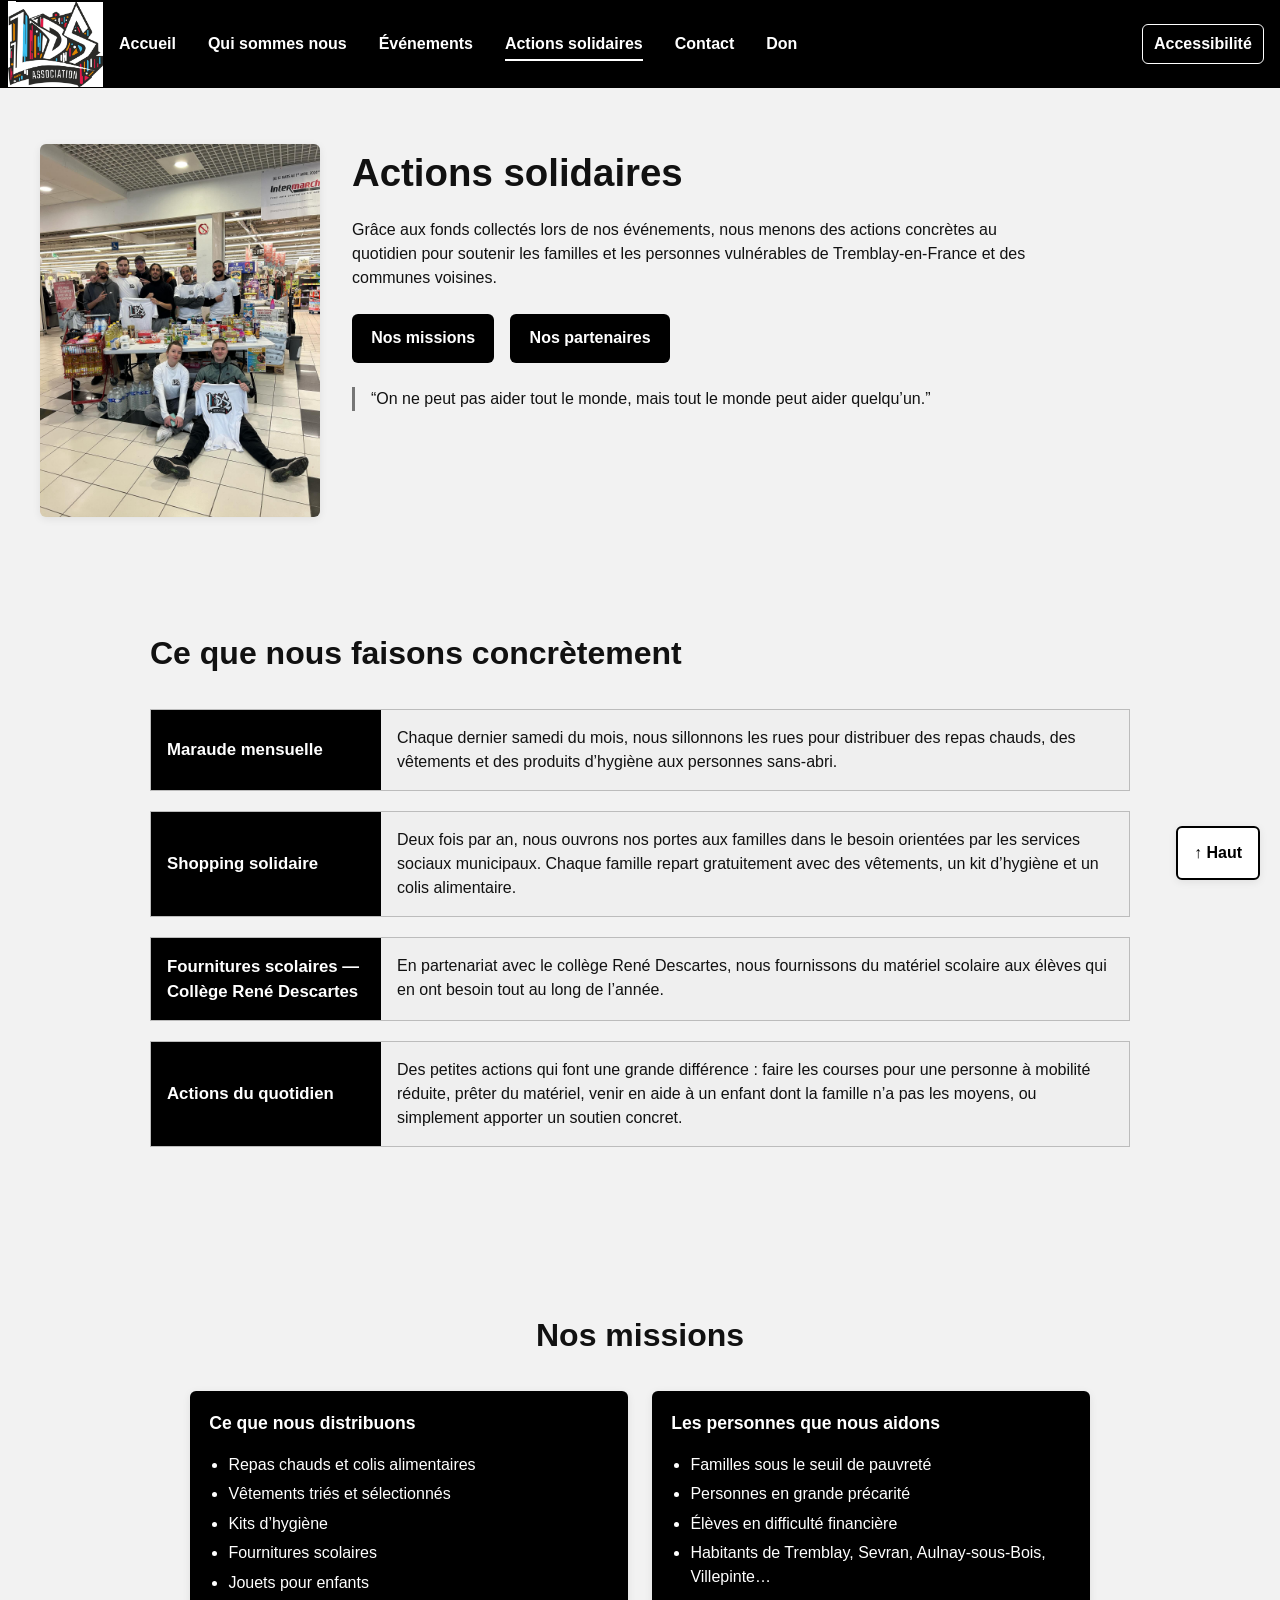
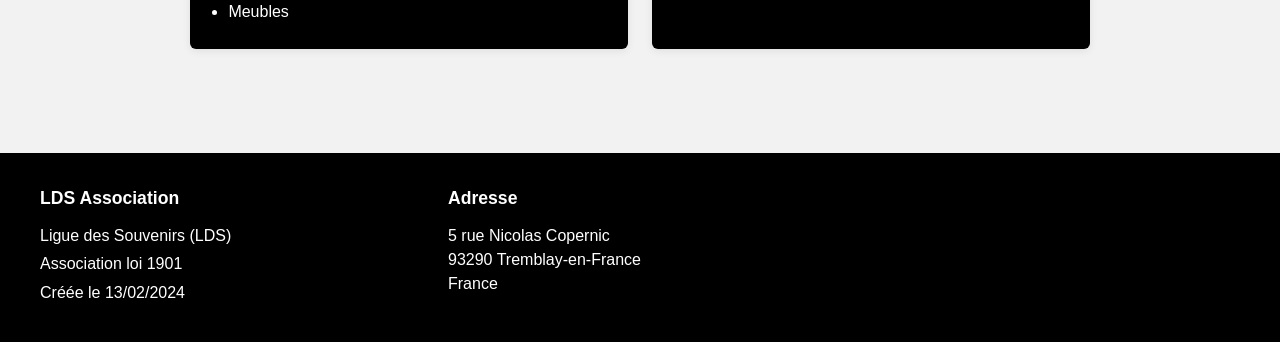
<file: actions_solidaires.html>
<!DOCTYPE html>
<html lang="fr">

<head>
  <meta charset="UTF-8" />
  <meta name="viewport" content="width=device-width, initial-scale=1.0" />
  <meta name="description" content="Actions solidaires de LDS Association" />
  <title>LDS Association - Actions solidaires</title>
  <link rel="stylesheet" href="actionsSol.css?v=2" />
</head>

<body id="top">

  <a href="#contenu-principal" class="skip-link">Aller au contenu principal</a>

  <header class="site-header">
    <div class="header-wrapper">
      <div class="logo-container">
        <a href="index.php" aria-label="Retour à l'accueil">
          <img src="images/Logolds.jpg" alt="Logo de LDS Association" class="logo" />
        </a>
      </div>

      <div class="nav-container">
        <nav class="main-nav" aria-label="Navigation principale">
          <button class="menu-toggle" id="menu-toggle" aria-expanded="false" aria-controls="main-menu"
            aria-label="Ouvrir le menu">
            ☰
          </button>

          <ul class="nav-list" id="main-menu">
            <li><a href="index.php">Accueil</a></li>
            <li class="has-submenu">
              <a href="QuiSommesNs.html">Qui sommes nous</a>
              <ul class="submenu">
                <li><a href="poles.html">Pôles</a></li>
              </ul>
            </li>
            <li class="has-submenu">
              <a href="evenements.php">Événements</a>
              <ul class="submenu">
                <li><a href="evenements-passes.php">Événements passés</a></li>
                <li><a href="prochain-evenement.php">Prochain événement</a></li>
              </ul>
            </li>
            <li class="has-submenu">
              <a href="actions_solidaires.html" class="active" aria-current="page">
                Actions solidaires
              </a>
              <ul class="submenu">
                <li><a href="missions.php">Missions</a></li>
                <li><a href="partenaires.php">Partenaires</a></li>
              </ul>
            </li>

            <li><a href="contact.php">Contact</a></li>
            <li><a href="don.php">Don</a></li>
          </ul>
        </nav>

        <div class="accessibility">
          <button type="button" id="accessibility-btn" class="accessibility-btn" aria-expanded="false"
            aria-controls="accessibility-panel">
            Accessibilité
          </button>

          <div id="accessibility-panel" class="accessibility-panel" hidden>
            <button type="button" id="increase-font">Agrandir A+</button>
            <button type="button" id="reset-font">Taille normale A</button>
            <button type="button" id="decrease-font">Réduire A-</button>

            <button type="button" id="reset-spacing">Réinitialiser espacement</button>
            <input type="range" id="spacing-range" min="0" max="0.2" step="0.01" value="0"
              aria-label="Régler l'espacement des caractères" />

            <label for="font-choice">Police</label>
            <select id="font-choice">
              <option value="Arial">Arial</option>
              <option value="Verdana">Verdana</option>
              <option value="Tahoma">Tahoma</option>
              <option value="Georgia">Georgia</option>
            </select>
          </div>
        </div>
      </div>
    </div>
  </header>

  <main id="contenu-principal">

    <section class="section intro-section">
      <div class="container intro-grid">
        <div class="intro-image">
          <img src="images/image1.jpeg" alt="Bénévoles lors d'une action solidaire" />
        </div>

        <div class="intro-text">
          <h1>Actions solidaires</h1>
          <p>
            Grâce aux fonds collectés lors de nos événements, nous menons des actions
            concrètes au quotidien pour soutenir les familles et les personnes
            vulnérables de Tremblay-en-France et des communes voisines.
          </p>

          <nav class="intro-links" aria-label="Sous-pages des actions solidaires">
            <ul>
              <li>
                <a href="missions.php" class="intro-btn">Nos missions</a>
              </li>
              <li>
                <a href="partenaires.php" class="intro-btn">Nos partenaires</a>
              </li>
            </ul>
          </nav>


          <p class="citation">
            “On ne peut pas aider tout le monde, mais tout le monde peut aider quelqu’un.”
          </p>
        </div>
      </div>
    </section>



    <section class="section" aria-labelledby="titre-actions">
      <div class="container narrow">
        <h2 id="titre-actions">Ce que nous faisons concrètement</h2>

        <article class="action-item">
          <div class="action-title">
            <h3>Maraude mensuelle</h3>
          </div>
          <div class="action-text">
            <p>
              Chaque dernier samedi du mois, nous sillonnons les rues pour distribuer
              des repas chauds, des vêtements et des produits d’hygiène aux personnes sans-abri.
            </p>
          </div>
        </article>

        <article class="action-item">
          <div class="action-title">
            <h3>Shopping solidaire</h3>
          </div>
          <div class="action-text">
            <p>
              Deux fois par an, nous ouvrons nos portes aux familles dans le besoin
              orientées par les services sociaux municipaux. Chaque famille repart
              gratuitement avec des vêtements, un kit d’hygiène et un colis alimentaire.
            </p>
          </div>
        </article>

        <article class="action-item">
          <div class="action-title">
            <h3>Fournitures scolaires — Collège René Descartes</h3>
          </div>
          <div class="action-text">
            <p>
              En partenariat avec le collège René Descartes, nous fournissons du
              matériel scolaire aux élèves qui en ont besoin tout au long de l’année.
            </p>
          </div>
        </article>

        <article class="action-item">
          <div class="action-title">
            <h3>Actions du quotidien</h3>
          </div>
          <div class="action-text">
            <p>
              Des petites actions qui font une grande différence : faire les courses
              pour une personne à mobilité réduite, prêter du matériel, venir en aide
              à un enfant dont la famille n’a pas les moyens, ou simplement apporter
              un soutien concret.
            </p>
          </div>
        </article>
      </div>
    </section>

    <section class="section missions-section" aria-labelledby="titre-missions">
      <div class="container">
        <h2 id="titre-missions">Nos missions</h2>

        <div class="missions-grid">
          <article class="mission-card">
            <h3>Ce que nous distribuons</h3>
            <ul>
              <li>Repas chauds et colis alimentaires</li>
              <li>Vêtements triés et sélectionnés</li>
              <li>Kits d’hygiène</li>
              <li>Fournitures scolaires</li>
              <li>Jouets pour enfants</li>
              <li>Meubles</li>
            </ul>
          </article>

          <article class="mission-card">
            <h3>Les personnes que nous aidons</h3>
            <ul>
              <li>Familles sous le seuil de pauvreté</li>
              <li>Personnes en grande précarité</li>
              <li>Élèves en difficulté financière</li>
              <li>Habitants de Tremblay, Sevran, Aulnay-sous-Bois, Villepinte…</li>
            </ul>
          </article>
        </div>
      </div>
    </section>

  </main>

  <footer class="site-footer">
    <div class="container footer-content">
      <section class="footer-block">
        <h2 class="footer-title">LDS Association</h2>
        <p>Ligue des Souvenirs (LDS)</p>
        <p>Association loi 1901</p>
        <p>Créée le 13/02/2024</p>
      </section>

      <section class="footer-block">
        <h2 class="footer-title">Adresse</h2>
        <address>
          5 rue Nicolas Copernic<br />
          93290 Tremblay-en-France<br />
          France
        </address>
      </section>

      <div class="footer-block footer-top-button">
        <button type="button" id="back-to-top" aria-label="Remonter en haut de page">
          ↑ Haut
        </button>
      </div>
    </div>
  </footer>

  <script src="accessibilite.js"></script>
</body>

</html>
</file>
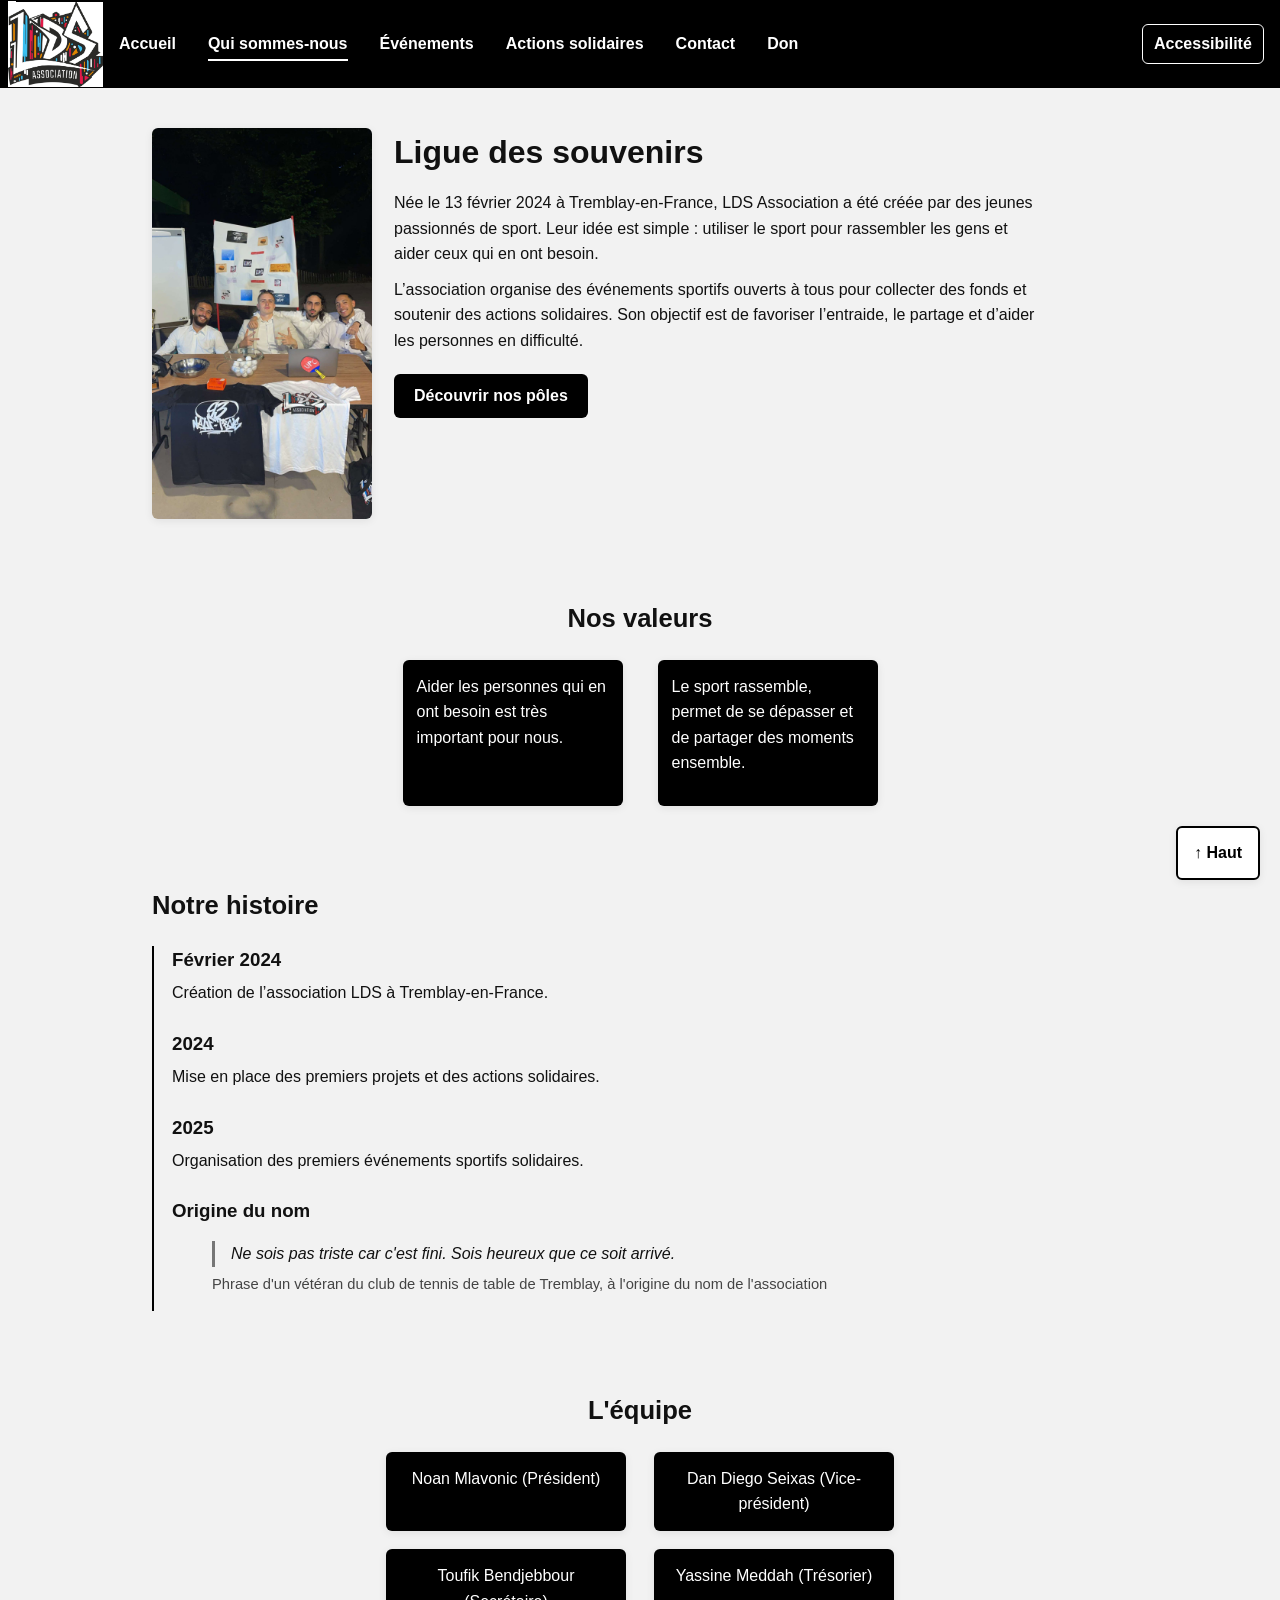
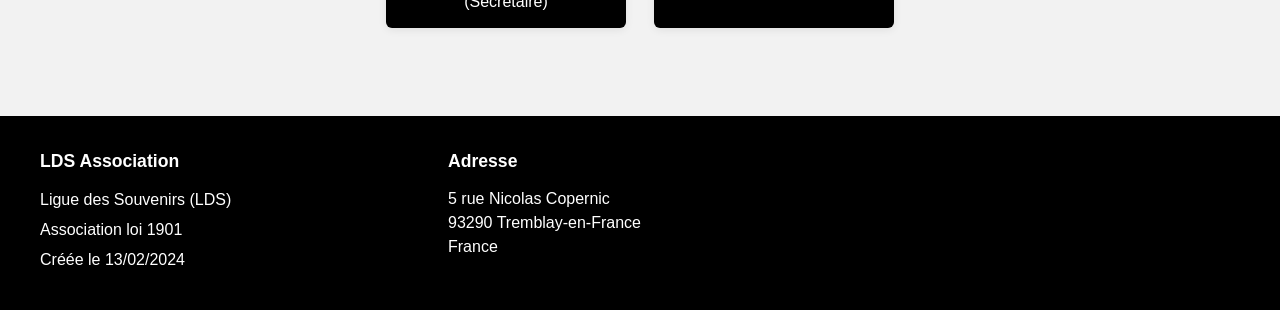
<file: QuiSommesNs.html>
<!DOCTYPE html>
<html lang="fr">

<head>
  <meta charset="UTF-8" />
  <meta name="viewport" content="width=device-width, initial-scale=1.0" />
  <meta name="description" content="Présentation de l'association sportive et solidaire LDS Association" />
  <title>LDS Association - Qui sommes-nous</title>
  <link rel="stylesheet" href="quiSommesNs.css?v=2" />
</head>

<body id="top">

  <a href="#contenu-principal" class="skip-link">Aller au contenu principal</a>

  <header class="site-header">
    <div class="header-wrapper">
      <div class="logo-container">
        <a href="index.php" aria-label="Retour à l'accueil">
          <img src="images/Logolds.jpg" alt="Logo de LDS Association" class="logo" />
        </a>
      </div>

      <div class="nav-container">
        <nav class="main-nav" aria-label="Navigation principale">
          <button class="menu-toggle" id="menu-toggle" aria-expanded="false" aria-controls="main-menu"
            aria-label="Ouvrir le menu">
            ☰
          </button>

          <ul class="nav-list" id="main-menu">
            <li><a href="index.php">Accueil</a></li>
            <li class="has-submenu">
              <a href="QuiSommesNs.html" class="active" aria-current="page">
                Qui sommes-nous
              </a>
              <ul class="submenu">
                <li><a href="poles.html">Pôles</a></li>
              </ul>
            </li>
            <li class="has-submenu">
              <a href="evenements.php">Événements</a>
              <ul class="submenu">
                <li><a href="evenements-passes.php">Événements passés</a></li>
                <li><a href="prochain-evenement.php">Prochain événement</a></li>
              </ul>
            </li>
            <li class="has-submenu">
              <a href="actions_solidaires.html">Actions solidaires</a>
              <ul class="submenu">
                <li><a href="missions.php">Missions</a></li>
                <li><a href="partenaires.php">Partenaires</a></li>
              </ul>
            </li>
            <li><a href="contact.php">Contact</a></li>
            <li><a href="don.php">Don</a></li>
          </ul>
        </nav>

        <div class="accessibility">
          <button type="button" id="accessibility-btn" class="accessibility-btn" aria-expanded="false"
            aria-controls="accessibility-panel">
            Accessibilité
          </button>

          <div id="accessibility-panel" class="accessibility-panel" hidden>
            <button type="button" id="increase-font">Agrandir A+</button>
            <button type="button" id="reset-font">Taille normale A</button>
            <button type="button" id="decrease-font">Réduire A-</button>

            <button type="button" id="reset-spacing">Réinitialiser espacement</button>
            <input type="range" id="spacing-range" min="0" max="0.2" step="0.01" value="0"
              aria-label="Régler l'espacement des caractères" />

            <label for="font-choice">Police</label>
            <select id="font-choice">
              <option value="Arial">Arial</option>
              <option value="Verdana">Verdana</option>
              <option value="Tahoma">Tahoma</option>
              <option value="Georgia">Georgia</option>
            </select>
          </div>
        </div>
      </div>
    </div>
  </header>

  <main id="contenu-principal" class="main">

    <section class="section intro">
      <div class="intro-img">
        <img src="images/photo3.jpeg" alt="Membres de l'association LDS" />
      </div>

      <div class="intro-text">
        <h1>Ligue des souvenirs</h1>
        <p>
          Née le 13 février 2024 à Tremblay-en-France,
          LDS Association a été créée par des jeunes passionnés de sport.
          Leur idée est simple : utiliser le sport pour rassembler les gens
          et aider ceux qui en ont besoin.
        </p>
        <p>
          L’association organise des événements sportifs ouverts
          à tous pour collecter des fonds et soutenir des actions solidaires.
          Son objectif est de favoriser l’entraide,
          le partage et d’aider les personnes en difficulté.
        </p>
        <div class="cta-poles">
          <a href="poles.html" class="btn-poles">
            Découvrir nos pôles
          </a>
        </div>
      </div>

    </section>

    <section class="section valeurs">
      <h2>Nos valeurs</h2>

      <div class="valeurs-box">
        <article class="box">
          <p>
            Aider les personnes qui en ont besoin est très important pour nous.
          </p>
        </article>

        <article class="box">
          <p>
            Le sport rassemble, permet de se dépasser et de partager des moments ensemble.
          </p>
        </article>
      </div>
    </section>

    <section class="section histoire">
      <h2>Notre histoire</h2>

      <div class="frise">
        <div class="trait"></div>

        <div class="etapes">

          <article class="etape">
            <h3>Février 2024</h3>
            <p>Création de l’association LDS à Tremblay-en-France.</p>
          </article>

          <article class="etape">
            <h3>2024</h3>
            <p>Mise en place des premiers projets et des actions solidaires.</p>
          </article>

          <article class="etape">
            <h3>2025</h3>
            <p>Organisation des premiers événements sportifs solidaires.</p>
          </article>

          <article class="etape">
            <h3>Origine du nom</h3>
            <figure>
              <blockquote>
                <p>Ne sois pas triste car c'est fini. Sois heureux que ce soit arrivé.</p>
              </blockquote>
              <figcaption>Phrase d'un vétéran du club de tennis de table de Tremblay, à l'origine du nom de l'association</figcaption>
            </figure>
          </article>
        </div>
      </div>
    </section>

    <section class="section equipe">
      <h2>L'équipe</h2>

      <div class="equipe-box">
        <article class="membre">
          <p>Noan Mlavonic (Président)</p>
        </article>

        <article class="membre">
          <p>Dan Diego Seixas (Vice-président)</p>
        </article>

        <article class="membre">
          <p>Toufik Bendjebbour (Secrétaire)</p>
        </article>

        <article class="membre">
          <p>Yassine Meddah (Trésorier)</p>
        </article>
      </div>
    </section>

  </main>

  <footer class="site-footer">
    <div class="container footer-content">
      <section class="footer-block">
        <h2 class="footer-title">LDS Association</h2>
        <p>Ligue des Souvenirs (LDS)</p>
        <p>Association loi 1901</p>
        <p>Créée le 13/02/2024</p>
      </section>

      <section class="footer-block">
        <h2 class="footer-title">Adresse</h2>
        <address>
          5 rue Nicolas Copernic<br />
          93290 Tremblay-en-France<br />
          France
        </address>
      </section>

      <div class="footer-block footer-top-button">
        <button type="button" id="back-to-top" aria-label="Remonter en haut de page">
          ↑ Haut
        </button>
      </div>
    </div>
  </footer>

  <script src="accessibilite.js"></script>
</body>

</html>
</file>
<file: actionsSol.css>
:root {
  --base-font-size: 16px;
  --color-bg: #f2f2f2;
  --color-text: #111111;
  --color-black: #000000;
  --color-white: #ffffff;
  --color-accent: #ffffff;
  --color-focus: #ffbf47;
  --max-width: 1200px;
  --radius: 6px;
  --shadow: 0 2px 8px rgba(0, 0, 0, 0.08);
  --letter-spacing: 0em;
}

html {
  font-size: var(--base-font-size);
  scroll-behavior: smooth;
}

*,
*::before,
*::after {
  box-sizing: border-box;
}

body {
  margin: 0;
  font-family: Arial, Helvetica, sans-serif;
  line-height: 1.5;
  background-color: var(--color-bg);
  color: var(--color-text);
  letter-spacing: var(--letter-spacing);
}

img {
  display: block;
  max-width: 100%;
  height: auto;
}

a {
  color: inherit;
  text-decoration: none;
}

button {
  font: inherit;
}

.skip-link {
  position: absolute;
  left: 1rem;
  top: -50px;
  background: var(--color-white);
  color: var(--color-black);
  padding: 0.75rem 1rem;
  border: 2px solid var(--color-black);
  z-index: 2000;
}

.skip-link:focus {
  top: 1rem;
}

a:focus-visible,
button:focus-visible {
  outline: 3px solid var(--color-focus);
  outline-offset: 3px;
  border-radius: 4px;
}

/* Header identique à l'accueil */
.site-header {
  background-color: var(--color-black);
  color: var(--color-white);
}

.header-wrapper {
  width: 100%;
  display: grid;
  grid-template-columns: auto 1fr;
  align-items: stretch;
}

.logo-container {
  padding-left: 0.5rem;
  display: flex;
  align-items: center;
}

.logo {
  width: 95px;
  min-width: 95px;
}

.nav-container {
  display: flex;
  align-items: center;
  justify-content: space-between;
  gap: 1rem;
  padding: 0 1rem;
  min-height: 88px;
}

.main-nav {
  flex: 1;
}

.menu-toggle {
  display: none;
  background: transparent;
  color: var(--color-white);
  border: 2px solid transparent;
  padding: 0.5rem 0.75rem;
  cursor: pointer;
}

.nav-list {
  list-style: none;
  display: flex;
  align-items: center;
  gap: 2rem;
  margin: 0;
  padding: 0;
}

.nav-list a {
  display: inline-block;
  font-weight: 700;
  padding: 0.75rem 0;
  position: relative;
}

.nav-list a::after {
  content: "";
  position: absolute;
  left: 0;
  bottom: 0.45rem;
  width: 100%;
  height: 2px;
  background-color: var(--color-accent);
  transform: scaleX(0);
  transform-origin: left;
  transition: transform 0.25s ease;
}

.nav-list a:hover::after,
.nav-list a:focus-visible::after,
.nav-list a.active::after {
  transform: scaleX(1);
}

.zoom-controls {
  display: flex;
  align-items: center;
  gap: 0.5rem;
}

.zoom-btn {
  background: transparent;
  color: var(--color-white);
  border: 1px solid transparent;
  padding: 0.35rem 0.45rem;
  cursor: pointer;
  font-weight: 700;
}

.accessibility {
  position: relative;
}

.accessibility-btn {
  background: transparent;
  color: var(--color-white);
  border: 1px solid var(--color-white);
  padding: 0.45rem 0.7rem;
  cursor: pointer;
  font-weight: 700;
  border-radius: var(--radius);
  transition: 0.2s;
}

.accessibility-btn[aria-expanded="true"] {
  background-color: var(--color-white);
  color: var(--color-black);
  border: 1px solid var(--color-black);
}

.accessibility-panel {
  position: absolute;
  right: 0;
  top: 120%;
  width: 230px;
  background: var(--color-white);
  color: var(--color-black);
  padding: 12px;
  border-radius: var(--radius);
  box-shadow: var(--shadow);
  z-index: 3000;
}

.accessibility-panel button,
.accessibility-panel select,
.accessibility-panel input {
  width: 100%;
  margin-bottom: 8px;
  padding: 8px;
  cursor: pointer;
}

.accessibility-panel label {
  display: block;
  margin-bottom: 5px;
  font-weight: bold;
}

.container {
  width: min(100% - 2rem, var(--max-width));
  margin-inline: auto;
}

.narrow {
  max-width: 980px;
}

.section {
  padding: 3.5rem 0;
}

/* Intro */
.intro-grid {
  display: grid;
  grid-template-columns: 280px 1fr;
  gap: 2rem;
  align-items: start;
}

.intro-image img {
  width: 100%;
  object-fit: cover;
  border-radius: var(--radius);
  box-shadow: var(--shadow);
}

.intro-text h1 {
  margin-top: 0;
  margin-bottom: 1rem;
  font-size: clamp(1.8rem, 2vw + 1rem, 2.4rem);
}

.intro-text p {
  max-width: 44rem;
  margin-bottom: 1rem;
}

/* Liens vers les sous-pages dans l'introduction */
.intro-links {
  margin: 1.5rem 0;
}

.intro-links ul {
  list-style: none;
  display: flex;
  gap: 1rem;
  flex-wrap: wrap;
  padding: 0;
  margin: 0;
}

.intro-btn {
  display: inline-block;
  background: var(--color-black);
  color: var(--color-white);
  padding: 0.8rem 1.2rem;
  border-radius: var(--radius);
  font-weight: 700;
  text-decoration: none;
}

.intro-btn:hover {
  opacity: 0.9;
}

.intro-btn:focus-visible {
  outline: 3px solid var(--color-focus);
  outline-offset: 4px;
}

.citation {
  margin: 1.2rem 0 0;
  padding-left: 1rem;
  border-left: 3px solid #767676;
}

.citation p {
  margin-bottom: 0.4rem;
  font-style: italic;
}

.citation footer {
  font-size: 0.95rem;
}

/* Blocs d'actions */
h2 {
  margin-top: 0;
  margin-bottom: 2rem;
  font-size: clamp(1.4rem, 1.5vw + 1rem, 2rem);
}

.action-item {
  display: grid;
  grid-template-columns: 230px 1fr;
  margin-bottom: 1.25rem;
  border: 1px solid #bcbcbc;
  background: #efefef;
}

.action-title {
  background: var(--color-black);
  color: var(--color-white);
  padding: 1rem;
  display: flex;
  align-items: center;
}

.action-title h3 {
  margin: 0;
  font-size: 1.05rem;
}

.action-text {
  padding: 1rem;
  background: #efefef;
}

.action-text p {
  margin: 0;
}

/* Missions */
.missions-section {
  
  margin-top: 2rem;
}
.missions-section h2 {
  text-align: center;
}

.missions-grid {
  display: grid;
  grid-template-columns: repeat(2, minmax(250px, 1fr));
  gap: 1.5rem;
  max-width: 900px;
  margin: 0 auto;
}

.mission-card {
  background: var(--color-black);
  color: var(--color-white);
  padding: 1.2rem;
  border-radius: var(--radius);
  box-shadow: var(--shadow);
}

.mission-card h3 {
  margin-top: 0;
  margin-bottom: 1rem;
  font-size: 1.1rem;
}

.mission-card ul {
  margin: 0;
  padding-left: 1.2rem;
}

.mission-card li {
  margin-bottom: 0.35rem;
}

/* Footer identique à l'accueil */
.site-footer {
  background-color: var(--color-black);
  color: var(--color-white);
  margin-top: 3rem;
  padding: 2rem 0;
}

.footer-content {
  display: grid;
  grid-template-columns: repeat(3, 1fr);
  gap: 1.5rem;
  align-items: start;
}

.footer-title {
  margin-top: 0;
  margin-bottom: 0.75rem;
  font-size: 1.1rem;
}

.site-footer p,
.site-footer address {
  margin: 0.3rem 0;
  font-style: normal;
}

.footer-top-button {
  display: flex;
  justify-content: flex-end;
  align-items: flex-start;
}

#back-to-top {
  position: fixed;
  right: 20px;
  bottom: 20px;
  display: inline-block;
  text-decoration: none;
  background-color: var(--color-white);
  color: var(--color-black);
  border: 2px solid var(--color-black);
  padding: 0.8rem 1rem;
  border-radius: var(--radius);
  cursor: pointer;
  font-weight: 700;
  z-index: 1500;
  box-shadow: var(--shadow);
}

#back-to-top:hover {
  opacity: 0.9;
}

/* Tablette */
@media (max-width: 900px) {
  .header-wrapper {
    grid-template-columns: 1fr;
  }

  .logo-container {
    justify-content: flex-start;
    padding: 0.75rem 1rem 0 1rem;
  }

  .nav-container {
    flex-direction: column;
    align-items: stretch;
    padding-bottom: 1rem;
  }

  .zoom-controls {
    justify-content: flex-end;
  }

  .intro-grid {
    grid-template-columns: 1fr;
  }

  .intro-text {
    text-align: left;
  }

  .action-item {
    grid-template-columns: 1fr;
  }

  .missions-grid {
    grid-template-columns: 1fr;
  }

  .footer-content {
    grid-template-columns: 1fr;
  }

  .footer-top-button {
    justify-content: flex-start;
  }
}

/* Mobile */
@media (max-width: 700px) {
  .menu-toggle {
    display: none;
  }

  .nav-list {
    flex-direction: column;
    align-items: flex-start;
    gap: 0.4rem;
    width: 100%;
    background-color: var(--color-black);
    padding: 0.5rem 0 0;
  }

  .js .menu-toggle {
    display: inline-block;
    margin-bottom: 0.75rem;
  }

  .js .nav-list {
    display: none;
  }

  .js .nav-list.open {
    display: flex;
  }

  .nav-list a {
    width: 100%;
    padding: 0.75rem 0;
  }

  .nav-list a::after {
    bottom: 0.3rem;
  }

  .nav-container {
    align-items: stretch;
  }

  .accessibility {
    align-self: flex-start;
    margin-top: 0.5rem;
  }

  .accessibility-panel {
    position: static;
    width: 100%;
    margin-top: 10px;
  }

  .intro-links ul {
    flex-direction: column;
  }

  .intro-btn {
    width: 100%;
    text-align: center;
  }

  .zoom-controls {
    justify-content: flex-start;
    margin-top: 0.5rem;
  }

  .logo {
    width: 82px;
    min-width: 82px;
  }

  .section {
    padding: 2.5rem 0;
  }

  #back-to-top {
    right: 12px;
    bottom: 12px;
    width: fit-content;
  }
}

.has-submenu {
  position: relative;
}

.submenu {
  display: none;
  list-style: none;
  margin: 0;
  padding: 8px 0;
  background-color: #000;
  position: absolute;
  top: 100%;
  left: 0;
  min-width: 190px;
  z-index: 1000;
}

.has-submenu:hover .submenu,
.has-submenu:focus-within .submenu {
  display: block;
}

.submenu li a {
  display: block;
  padding: 10px 15px;
  color: #fff;
  text-decoration: none;
}

.submenu li a:hover {
  background-color: #333;
}

.submenu li a:focus {
  outline: none;
}

.submenu li a:focus-visible {
  outline: 3px solid var(--color-focus);
  outline-offset: 3px;
  background-color: #333;
}

body.font-arial {
  font-family: Arial, Helvetica, sans-serif;
}

body.font-verdana {
  font-family: Verdana, Geneva, sans-serif;
}

body.font-tahoma {
  font-family: Tahoma, Geneva, sans-serif;
}

body.font-georgia {
  font-family: Georgia, serif;
}
</file>
<file: quiSommesNs.css>
:root {
  --base-font-size: 16px;
  --letter-spacing: 0em;

  --color-bg: #f2f2f2;
  --color-text: #111111;
  --color-black: #000000;
  --color-white: #ffffff;
  --color-accent: #ffffff;
  --color-focus: #ffbf47;

  --max-width: 1200px;
  --radius: 6px;
  --shadow: 0 2px 8px rgba(0, 0, 0, 0.08);
}

html {
  font-size: var(--base-font-size);
  scroll-behavior: smooth;
}

*,
*::before,
*::after {
  box-sizing: border-box;
}

body {
  margin: 0;
  font-family: Arial, Helvetica, sans-serif;
  line-height: 1.5;
  background-color: var(--color-bg);
  color: var(--color-text);
  letter-spacing: var(--letter-spacing);
}

img {
  display: block;
  max-width: 100%;
  height: auto;
}

a {
  color: inherit;
  text-decoration: none;
}

button {
  font: inherit;
}

.skip-link {
  position: absolute;
  left: 1rem;
  top: -50px;
  background: var(--color-white);
  color: var(--color-black);
  padding: 0.75rem 1rem;
  border: 2px solid var(--color-black);
  z-index: 2000;
}

.skip-link:focus {
  top: 1rem;
}

a:focus-visible,
button:focus-visible,
select:focus-visible,
input:focus-visible {
  outline: 3px solid var(--color-focus);
  outline-offset: 3px;
  border-radius: 4px;
}

/* Header */
.site-header {
  background-color: var(--color-black);
  color: var(--color-white);
}

.header-wrapper {
  width: 100%;
  display: grid;
  grid-template-columns: auto 1fr;
  align-items: stretch;
}

.logo-container {
  padding-left: 0.5rem;
  display: flex;
  align-items: center;
}

.logo {
  width: 95px;
  min-width: 95px;
}

.nav-container {
  display: flex;
  align-items: center;
  justify-content: space-between;
  gap: 1rem;
  padding: 0 1rem;
  min-height: 88px;
}

.main-nav {
  flex: 1;
}

.menu-toggle {
  display: none;
  background: transparent;
  color: var(--color-white);
  border: 2px solid transparent;
  padding: 0.5rem 0.75rem;
  cursor: pointer;
}

.nav-list {
  list-style: none;
  display: flex;
  align-items: center;
  gap: 2rem;
  margin: 0;
  padding: 0;
}

.nav-list a {
  display: inline-block;
  font-weight: 700;
  padding: 0.75rem 0;
  position: relative;
}

.nav-list a::after {
  content: "";
  position: absolute;
  left: 0;
  bottom: 0.45rem;
  width: 100%;
  height: 2px;
  background-color: var(--color-accent);
  transform: scaleX(0);
  transform-origin: left;
  transition: transform 0.25s ease;
}

.nav-list a:hover::after,
.nav-list a:focus-visible::after,
.nav-list a.active::after {
  transform: scaleX(1);
}

/* Panneau accessibilité */
.accessibility {
  position: relative;
}

.accessibility-btn {
  background: transparent;
  color: var(--color-white);
  border: 1px solid var(--color-white);
  padding: 0.45rem 0.7rem;
  cursor: pointer;
  font-weight: 700;
  border-radius: var(--radius);
}

.accessibility-panel {
  position: absolute;
  right: 0;
  top: 120%;
  width: 230px;
  background: var(--color-white);
  color: var(--color-black);
  padding: 12px;
  border-radius: var(--radius);
  box-shadow: var(--shadow);
  z-index: 3000;
}

.accessibility-panel button,
.accessibility-panel select,
.accessibility-panel input {
  width: 100%;
  margin-bottom: 8px;
  padding: 8px;
  cursor: pointer;
}

.accessibility-panel label {
  display: block;
  margin-bottom: 5px;
  font-weight: bold;
}

/* Choix de police */
body.font-arial {
  font-family: Arial, Helvetica, sans-serif;
}

body.font-verdana {
  font-family: Verdana, Geneva, sans-serif;
}

body.font-tahoma {
  font-family: Tahoma, Geneva, sans-serif;
}

body.font-georgia {
  font-family: Georgia, serif;
}

/* Contenu page Qui sommes-nous */
.main {
  max-width: 1000px;
  margin: 0 auto;
  padding: 0 12px;
}

.section {
  padding-top: 40px;
  padding-bottom: 40px;
}

h1,
h2,
h3 {
  margin-top: 0;
}

h1 {
  font-size: 2rem;
  margin-bottom: 14px;
}

h2 {
  font-size: 1.6rem;
  margin-bottom: 22px;
  text-align: center;
}

h3 {
  margin-bottom: 6px;
}

p {
  margin-top: 0;
  line-height: 1.6;
}

.intro {
  display: grid;
  grid-template-columns: 220px 1fr;
  gap: 22px;
  align-items: start;
}

.intro-img img {
  width: 220px;
  border-radius: var(--radius);
  box-shadow: var(--shadow);
}

.intro-text p {
  max-width: 650px;
  margin-bottom: 10px;
}

.valeurs-box {
  display: flex;
  justify-content: center;
  gap: 35px;
  flex-wrap: wrap;
  margin-top: 10px;
}

.box {
  background: black;
  color: white;
  width: 220px;
  min-height: 90px;
  padding: 14px;
  border-radius: var(--radius);
  box-shadow: var(--shadow);
}

.histoire h2 {
  text-align: left;
}

.frise {
  display: flex;
  gap: 18px;
  align-items: stretch;
}

.trait {
  width: 2px;
  background: black;
  min-height: 180px;
}

.etapes {
  display: flex;
  flex-direction: column;
  gap: 24px;
}

.etape p {
  margin-bottom: 0;
}

.etape blockquote {
  margin: 0.5rem 0 0;
  padding-left: 1rem;
  border-left: 3px solid #767676;
}

.etape blockquote p {
  font-style: italic;
  margin-bottom: 0.4rem;
}

.etape figcaption {
  margin-top: 0.4rem;
  font-size: 0.92rem;
  color: #444;
}

.equipe-box {
  display: grid;
  grid-template-columns: repeat(2, 240px);
  justify-content: center;
  gap: 18px 28px;
  margin-top: 10px;
}

.membre {
  background: black;
  color: white;
  padding: 14px 10px;
  text-align: center;
  border-radius: var(--radius);
  box-shadow: var(--shadow);
}

.membre p {
  margin: 0;
}

/* Footer */
.container {
  width: min(100% - 2rem, var(--max-width));
  margin-inline: auto;
}

.site-footer {
  background-color: var(--color-black);
  color: var(--color-white);
  margin-top: 3rem;
  padding: 2rem 0;
}

.footer-content {
  display: grid;
  grid-template-columns: repeat(3, 1fr);
  gap: 1.5rem;
  align-items: start;
}

.footer-title {
  margin-top: 0;
  margin-bottom: 0.75rem;
  font-size: 1.1rem;
  text-align: left;
}

.site-footer p,
.site-footer address {
  margin: 0.3rem 0;
  font-style: normal;
}

.footer-top-button {
  display: flex;
  justify-content: flex-end;
  align-items: flex-start;
}

/* Lien remonter en haut */
#back-to-top {
  position: fixed;
  right: 20px;
  bottom: 20px;
  display: inline-block;
  text-decoration: none;
  background-color: var(--color-white);
  color: var(--color-black);
  border: 2px solid var(--color-black); /* AJOUT IMPORTANT */
  padding: 0.8rem 1rem;
  border-radius: var(--radius);
  cursor: pointer;
  font-weight: 700;
  z-index: 1500;
  box-shadow: var(--shadow);
}

#back-to-top:hover {
  opacity: 0.9;
}

/* Tablette */
@media (max-width: 900px) {
  .header-wrapper {
    grid-template-columns: 1fr;
  }

  .logo-container {
    justify-content: flex-start;
    padding: 0.75rem 1rem 0 1rem;
  }

  .nav-container {
    flex-direction: column;
    align-items: stretch;
    padding-bottom: 1rem;
  }

  .accessibility {
    align-self: flex-end;
  }

  .intro {
    grid-template-columns: 1fr;
  }

  .intro-img img {
    width: 240px;
  }

  .equipe-box {
    grid-template-columns: 1fr;
    max-width: 320px;
    margin-left: auto;
    margin-right: auto;
  }

  .footer-content {
    grid-template-columns: 1fr;
  }

  .footer-top-button {
    justify-content: flex-start;
  }
}

/* Mobile */
@media (max-width: 700px) {
  .menu-toggle {
    display: none;
  }

  .nav-list {
    flex-direction: column;
    align-items: flex-start;
    gap: 0.4rem;
    width: 100%;
    background-color: var(--color-black);
    padding: 0.5rem 0 0;
  }

  .js .menu-toggle {
    display: inline-block;
    margin-bottom: 0.75rem;
  }

  .js .nav-list {
    display: none;
  }

  .js .nav-list.open {
    display: flex;
  }

  .nav-list a {
    width: 100%;
    padding: 0.75rem 0;
  }

  .nav-list a::after {
    bottom: 0.3rem;
  }

  .nav-container {
    align-items: stretch;
  }

  .accessibility {
    align-self: flex-start;
    margin-top: 0.5rem;
  }

  .accessibility-panel {
    position: static;
    width: 100%;
    margin-top: 10px;
  }

  .logo {
    width: 82px;
    min-width: 82px;
  }

  .section {
    padding-top: 32px;
    padding-bottom: 32px;
  }

  .valeurs-box {
    gap: 16px;
  }

  .box {
    width: 100%;
    max-width: 320px;
  }

  #back-to-top {
    right: 12px;
    bottom: 12px;
    width: fit-content;
  }
}
.cta-poles {
  margin-top: 20px;
}

.btn-poles {
  display: inline-block;
  padding: 10px 20px;
  background-color: #000;
  color: #fff;
  text-decoration: none;
  border-radius: 6px;
  font-weight: bold;
}

.btn-poles:hover {
  background-color: #333;
}

.btn-poles:focus-visible {
  background-color: #333;
  outline: 3px solid var(--color-focus);
}

.has-submenu {
  position: relative;
}

.submenu-toggle {
  background: none;
  border: none;
  color: inherit;
  font: inherit;
  cursor: pointer;
  padding: 10px;
}

.submenu {
  display: none;
  list-style: none;
  margin: 0;
  padding: 8px 0;
  background-color: #000;
  position: absolute;
  top: 100%;
  left: 0;
  min-width: 180px;
  z-index: 1000;
}

.submenu li a {
  display: block;
  padding: 10px 15px;
  color: #fff;
  text-decoration: none;
}

.submenu li a:hover {
  background-color: #333;
}

.submenu li a:focus {
  outline: none;
}

.submenu li a:focus-visible {
  outline: 3px solid var(--color-focus);
  outline-offset: 3px;
  background-color: #333;
}

.has-submenu:hover .submenu,
.has-submenu:focus-within .submenu {
  display: block;
}
</file>
